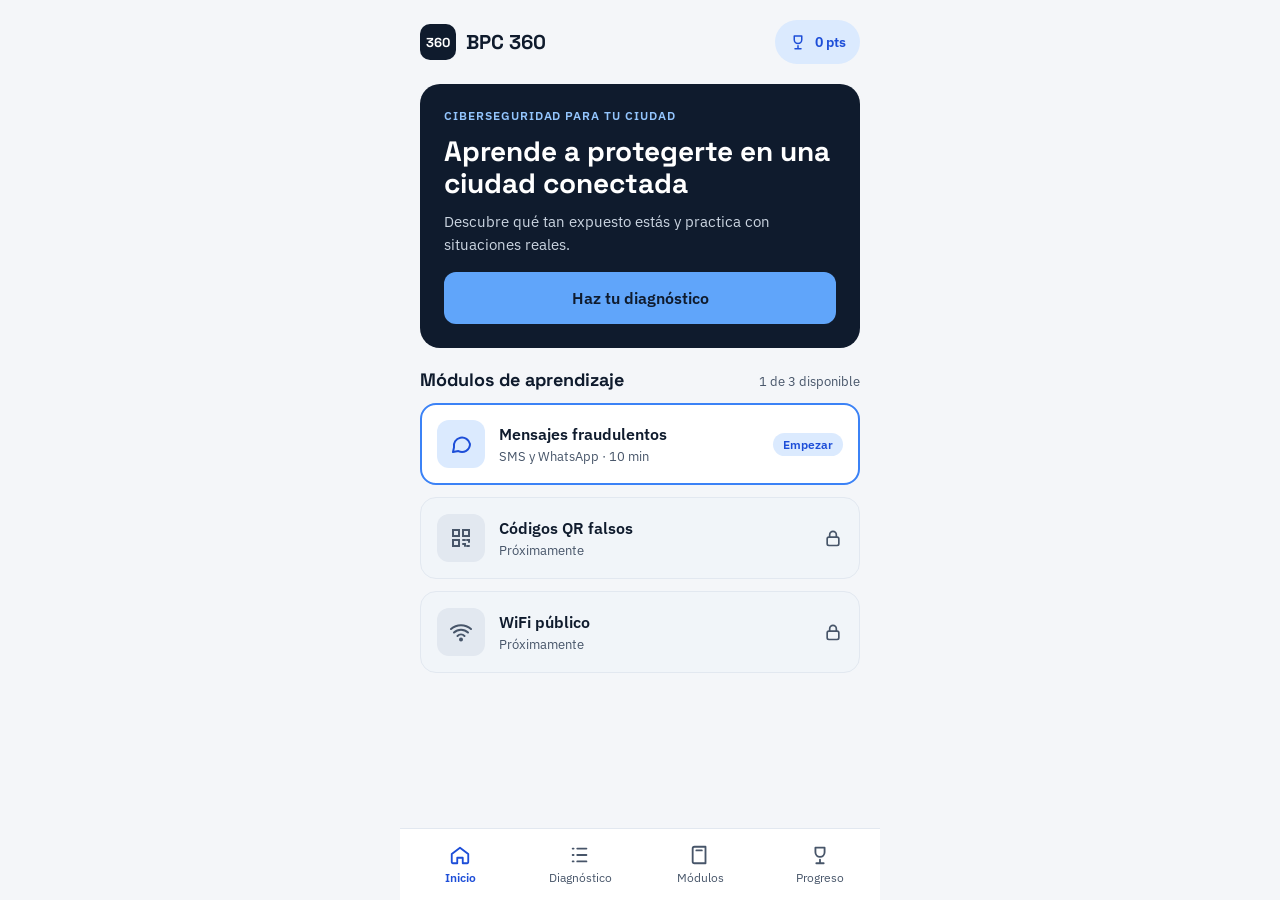
<file: index.html>
<!doctype html>
<html lang="es">
<head>
  <meta charset="utf-8">
  <meta name="viewport" content="width=device-width, initial-scale=1">
  <title>BPC 360 · Protégete en tu ciudad conectada</title>

  <link rel="preconnect" href="https://fonts.googleapis.com">
  <link rel="preconnect" href="https://fonts.gstatic.com" crossorigin>
  <link href="https://fonts.googleapis.com/css2?family=IBM+Plex+Sans:wght@400;500;600&amp;family=Space+Grotesk:wght@500;700&amp;display=swap" rel="stylesheet">

  <link rel="stylesheet" href="css/styles.css">
  <link rel="stylesheet" href="css/inicio.css">
</head>
<body>
  <div class="bpc-app">

    <header class="ini-header">
      <div class="ini-marca">
        <span class="ini-logo" aria-hidden="true">360</span>
        <span class="ini-marca__nombre">BPC 360</span>
      </div>

      <a class="ini-puntos" id="ini-puntos-enlace" href="progreso.html" aria-label="Ver mi progreso: 0 puntos">
        <svg width="18" height="18" viewBox="0 0 24 24" fill="none" stroke="currentColor" stroke-width="2" stroke-linecap="round" stroke-linejoin="round" aria-hidden="true"><path d="M8 21h8M12 17v4M7 4h10v5a5 5 0 0 1-10 0z"></path></svg>
        <span><span id="ini-puntos">0</span> pts</span>
      </a>
    </header>

    <main class="ini-main">

      <section class="ini-hero" aria-labelledby="ini-titulo">
        <p class="ini-hero__etiqueta">Ciberseguridad para tu ciudad</p>
        <h1 id="ini-titulo">Aprende a protegerte en una ciudad conectada</h1>
        <p class="ini-hero__texto">Descubre qué tan expuesto estás y practica con situaciones reales.</p>
        <a class="bpc-btn bpc-btn--acento" id="ini-cta" href="diagnostico.html">Haz tu diagnóstico</a>
        <p class="ini-hero__nivel" id="ini-nivel" hidden></p>
      </section>

      <section aria-labelledby="ini-modulos-titulo">
        <div class="ini-seccion__cabecera">
          <h2 id="ini-modulos-titulo">Módulos de aprendizaje</h2>
          <span>1 de 3 disponible</span>
        </div>

        <ul class="ini-modulos">
          <!-- Módulo disponible -->
          <li>
            <a class="ini-modulo ini-modulo--activo" id="ini-modulo-sms" href="modulo-sms.html">
              <span class="ini-modulo__icono" aria-hidden="true">
                <svg width="24" height="24" viewBox="0 0 24 24" fill="none" stroke="currentColor" stroke-width="2" stroke-linecap="round" stroke-linejoin="round"><path d="M21 12a8 8 0 0 1-11.6 7.1L4 20l1-4.6A8 8 0 1 1 21 12z"></path></svg>
              </span>
              <span class="ini-modulo__texto">
                <span class="ini-modulo__titulo">Mensajes fraudulentos</span>
                <span class="ini-modulo__meta">SMS y WhatsApp · 10 min</span>
              </span>
              <span class="ini-modulo__estado" id="ini-modulo-sms-estado">Empezar</span>
            </a>
          </li>

          <!-- Módulos bloqueados -->
          <li class="ini-modulo ini-modulo--bloqueado">
            <span class="ini-modulo__icono" aria-hidden="true">
              <svg width="24" height="24" viewBox="0 0 24 24" fill="none" stroke="currentColor" stroke-width="2" stroke-linecap="round"><path d="M4 4h6v6H4zM14 4h6v6h-6zM4 14h6v6H4zM14 14h2M18 14h2v2M14 18h2v2M18 20h2"></path></svg>
            </span>
            <span class="ini-modulo__texto">
              <span class="ini-modulo__titulo">Códigos QR falsos</span>
              <span class="ini-modulo__meta">Próximamente</span>
            </span>
            <svg class="ini-modulo__candado" width="20" height="20" viewBox="0 0 24 24" fill="none" stroke="currentColor" stroke-width="2" stroke-linecap="round" role="img" aria-label="Bloqueado"><rect x="5" y="11" width="14" height="10" rx="2"></rect><path d="M8 11V8a4 4 0 0 1 8 0v3"></path></svg>
          </li>

          <li class="ini-modulo ini-modulo--bloqueado">
            <span class="ini-modulo__icono" aria-hidden="true">
              <svg width="24" height="24" viewBox="0 0 24 24" fill="none" stroke="currentColor" stroke-width="2" stroke-linecap="round"><path d="M2 9a15 15 0 0 1 20 0M5 12.5a10 10 0 0 1 14 0M8.5 16a5 5 0 0 1 7 0"></path><circle cx="12" cy="19.5" r="1"></circle></svg>
            </span>
            <span class="ini-modulo__texto">
              <span class="ini-modulo__titulo">WiFi público</span>
              <span class="ini-modulo__meta">Próximamente</span>
            </span>
            <svg class="ini-modulo__candado" width="20" height="20" viewBox="0 0 24 24" fill="none" stroke="currentColor" stroke-width="2" stroke-linecap="round" role="img" aria-label="Bloqueado"><rect x="5" y="11" width="14" height="10" rx="2"></rect><path d="M8 11V8a4 4 0 0 1 8 0v3"></path></svg>
          </li>
        </ul>
      </section>

    </main>

    <nav class="bpc-nav" data-bpc-nav aria-label="Navegación principal"></nav>

  </div>

  <script src="js/storage.js"></script>
  <script src="js/nav.js"></script>
  <script src="js/inicio.js"></script>
</body>
</html>
</file>
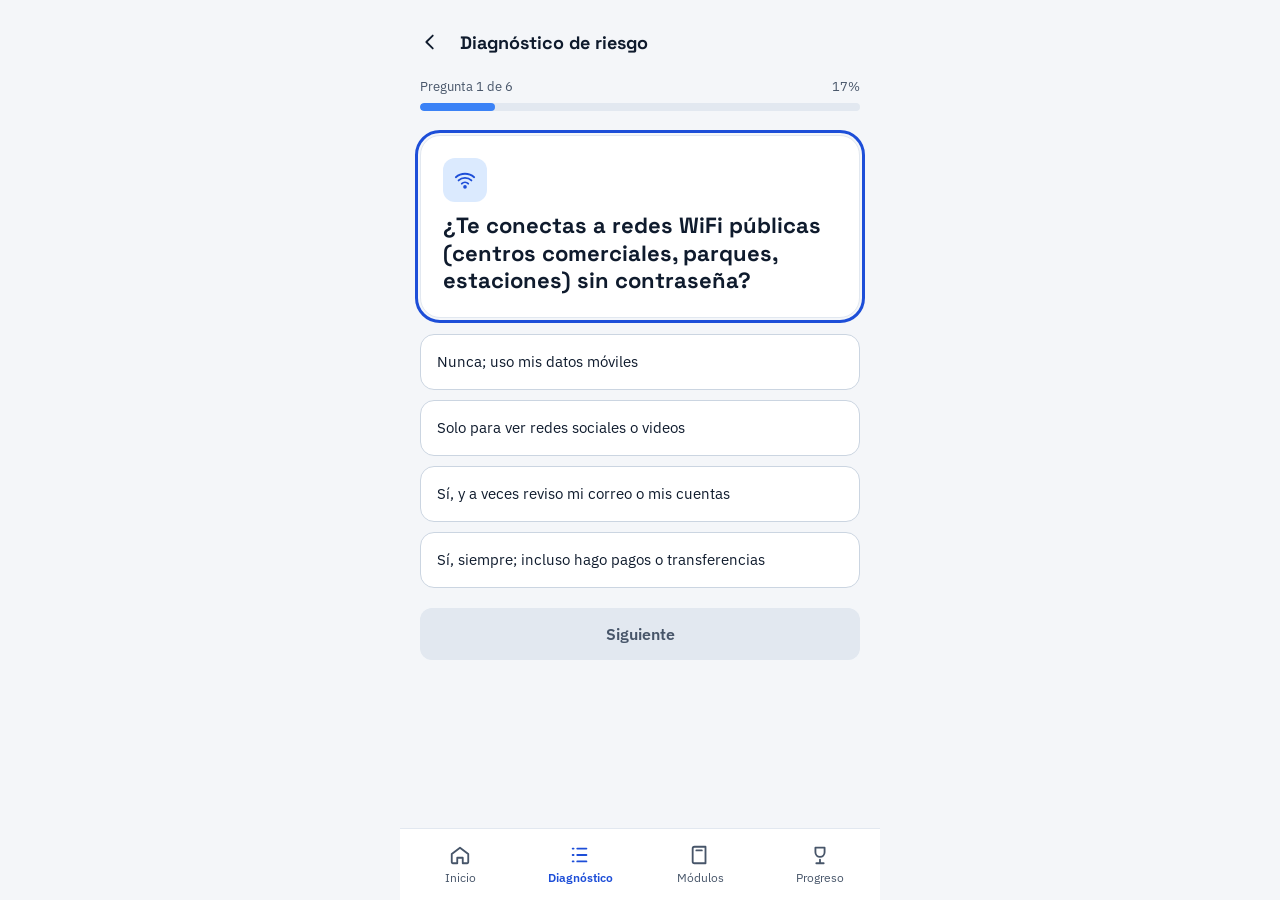
<file: diagnostico.html>
<!doctype html>
<html lang="es">
<head>
  <meta charset="utf-8">
  <meta name="viewport" content="width=device-width, initial-scale=1">
  <title>Diagnóstico de riesgo · BPC 360</title>

  <link rel="preconnect" href="https://fonts.googleapis.com">
  <link rel="preconnect" href="https://fonts.gstatic.com" crossorigin>
  <link href="https://fonts.googleapis.com/css2?family=IBM+Plex+Sans:wght@400;500;600&amp;family=Space+Grotesk:wght@500;700&amp;display=swap" rel="stylesheet">

  <!-- Estilos globales (los publica Andrés). Si aún no existe, la página funciona igual. -->
  <link rel="stylesheet" href="css/styles.css">
  <link rel="stylesheet" href="css/diagnostico.css">
</head>
<body>
  <div class="dx-app">

    <header class="dx-header">
      <div class="dx-header__fila">
        <a class="dx-volver" href="index.html" aria-label="Volver al inicio">
          <svg width="22" height="22" viewBox="0 0 24 24" fill="none" stroke="currentColor" stroke-width="2" stroke-linecap="round" stroke-linejoin="round" aria-hidden="true"><path d="M15 5l-7 7 7 7"></path></svg>
        </a>
        <span class="dx-header__titulo">Diagnóstico de riesgo</span>
      </div>

      <div id="dx-progreso" class="dx-progreso">
        <div class="dx-progreso__texto">
          <span id="dx-progreso-texto" aria-live="polite">Pregunta 1 de 6</span>
          <span id="dx-progreso-porcentaje">0%</span>
        </div>
        <div class="dx-barra" role="progressbar" aria-label="Avance del diagnóstico" aria-valuemin="0" aria-valuemax="100" aria-valuenow="0" id="dx-barra">
          <div class="dx-barra__relleno" id="dx-barra-relleno"></div>
        </div>
      </div>
    </header>

    <main class="dx-main">

      <!-- Vista 1: preguntas -->
      <form id="dx-vista-pregunta" class="dx-vista" novalidate>
        <fieldset class="dx-fieldset">
          <legend class="dx-pregunta" id="dx-pregunta" tabindex="-1">
            <span class="dx-pregunta__icono" id="dx-icono" aria-hidden="true"></span>
            <span class="dx-pregunta__texto" id="dx-pregunta-texto">Cargando preguntas…</span>
          </legend>
          <div class="dx-opciones" id="dx-opciones"></div>
        </fieldset>

        <p class="dx-error" id="dx-error" role="alert" hidden></p>

        <div class="dx-acciones">
          <button type="button" class="dx-btn dx-btn--secundario" id="dx-anterior" hidden>Anterior</button>
          <button type="submit" class="dx-btn dx-btn--primario" id="dx-siguiente" disabled>Siguiente</button>
        </div>
      </form>

      <!-- Vista 2: resultado -->
      <section id="dx-vista-resultado" class="dx-vista" hidden aria-labelledby="dx-resultado-titulo">
        <div class="dx-resultado" id="dx-resultado">
          <div class="dx-resultado__insignia" id="dx-resultado-insignia" aria-hidden="true"></div>
          <p class="dx-resultado__etiqueta">Tu nivel de riesgo</p>
          <h1 class="dx-resultado__titulo" id="dx-resultado-titulo" tabindex="-1">—</h1>
          <p class="dx-resultado__texto" id="dx-resultado-texto"></p>

          <div class="dx-escala" aria-hidden="true">
            <div class="dx-escala__relleno" id="dx-escala-relleno"></div>
          </div>
          <p class="dx-resultado__puntaje" id="dx-resultado-puntaje"></p>
        </div>

        <div class="dx-acciones dx-acciones--columna">
          <a class="dx-btn dx-btn--primario" href="modulo-sms.html">Empezar módulo SMS</a>
          <button type="button" class="dx-btn dx-btn--secundario" id="dx-repetir">Repetir diagnóstico</button>
        </div>
      </section>

    </main>

    <nav class="bpc-nav" data-bpc-nav aria-label="Navegación principal"></nav>

  </div>

  <script src="js/storage.js"></script>
  <script src="js/nav.js"></script>
  <script src="js/diagnostico.js"></script>
</body>
</html>
</file>
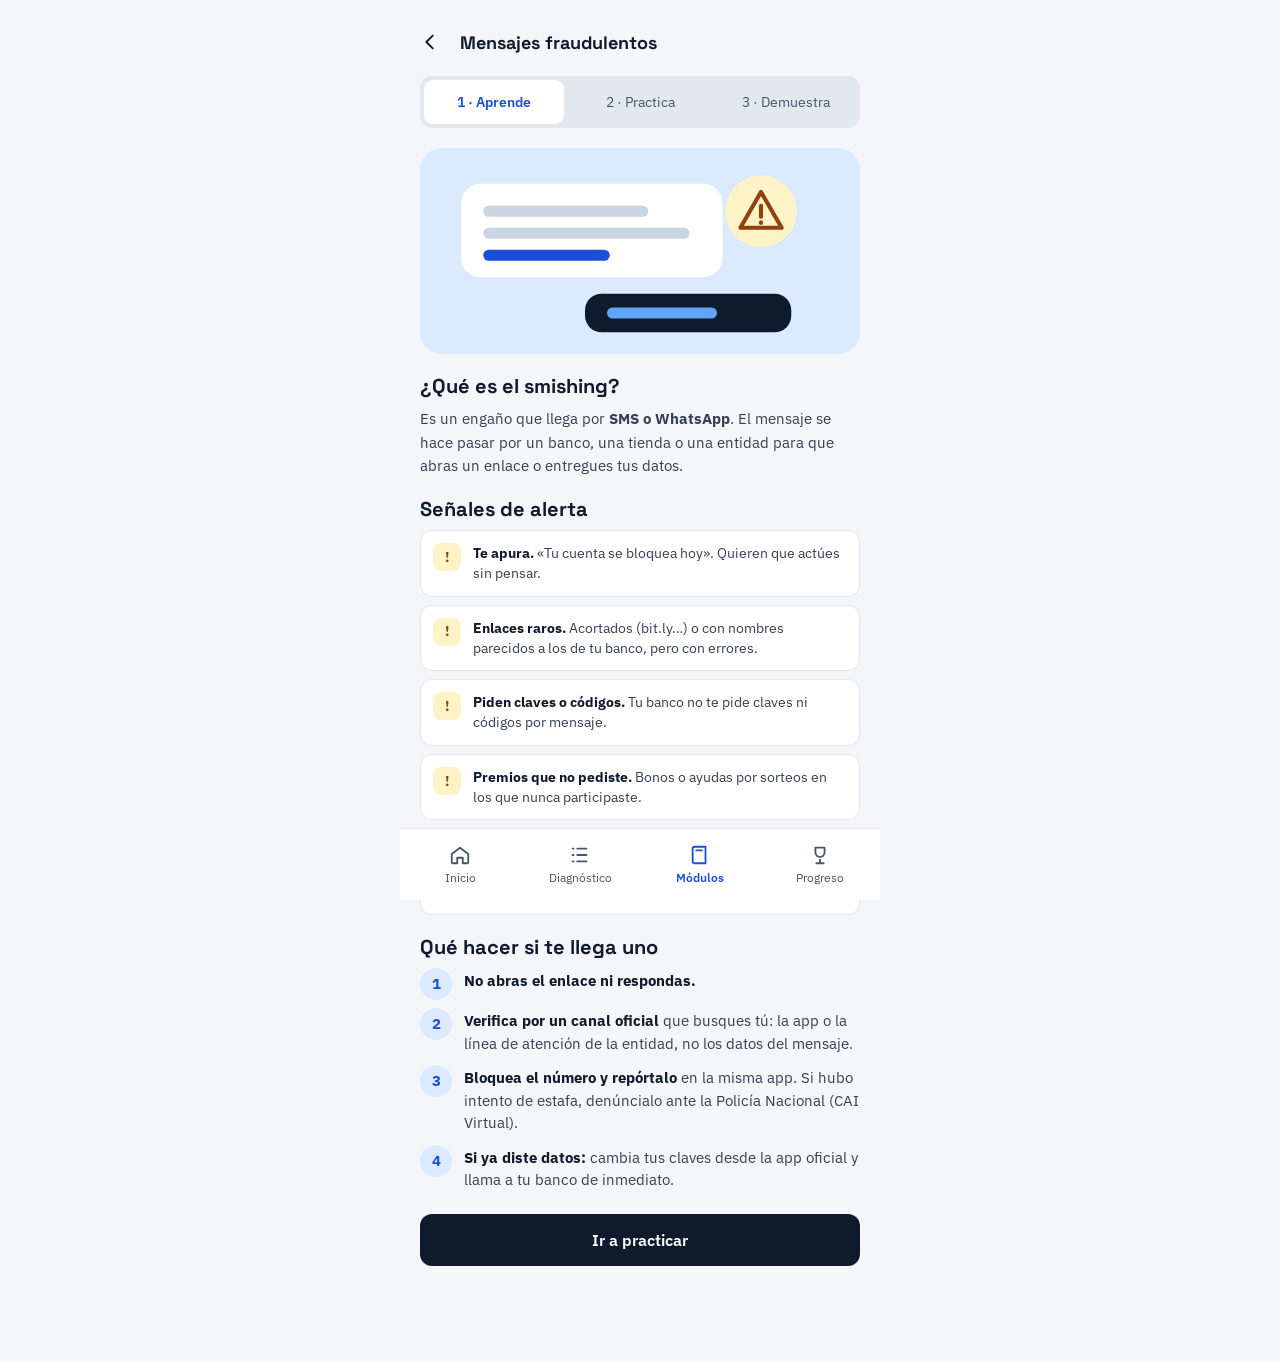
<file: modulo-sms.html>
<!doctype html>
<html lang="es">
<head>
  <meta charset="utf-8">
  <meta name="viewport" content="width=device-width, initial-scale=1">
  <title>Mensajes fraudulentos · BPC 360</title>

  <link rel="preconnect" href="https://fonts.googleapis.com">
  <link rel="preconnect" href="https://fonts.gstatic.com" crossorigin>
  <link href="https://fonts.googleapis.com/css2?family=IBM+Plex+Sans:wght@400;500;600&amp;family=Space+Grotesk:wght@500;700&amp;display=swap" rel="stylesheet">

  <link rel="stylesheet" href="css/styles.css">
  <link rel="stylesheet" href="css/modulo.css">
</head>
<body>
  <div class="bpc-app">

    <header class="bpc-pagina-header">
      <div class="bpc-pagina-header__fila">
        <a class="bpc-volver" href="index.html" aria-label="Volver al inicio">
          <svg width="22" height="22" viewBox="0 0 24 24" fill="none" stroke="currentColor" stroke-width="2" stroke-linecap="round" stroke-linejoin="round" aria-hidden="true"><path d="M15 5l-7 7 7 7"></path></svg>
        </a>
        <h1 class="bpc-pagina-header__titulo">Mensajes fraudulentos</h1>
      </div>

      <nav class="bpc-etapas" aria-label="Etapas del módulo">
        <button type="button" id="mod-tab-aprende" aria-current="step">1 · Aprende</button>
        <a href="simulacion.html">2 · Practica</a>
        <button type="button" id="mod-tab-demuestra">3 · Demuestra</button>
      </nav>
    </header>

    <main class="mod-main">

      <!-- ===================== 1 · APRENDE ===================== -->
      <section id="mod-aprende" class="mod-vista" aria-label="Aprende">

        <!-- Aquí puede ir el video corto del módulo en lugar de la ilustración -->
        <figure class="mod-ilustracion">
          <svg viewBox="0 0 320 150" role="img" aria-label="Ilustración de un mensaje sospechoso con un enlace y una alerta">
            <rect width="320" height="150" rx="16" fill="#DBEAFE"></rect>
            <rect x="30" y="26" width="190" height="68" rx="14" fill="#FFFFFF"></rect>
            <rect x="46" y="42" width="120" height="8" rx="4" fill="#CBD5E1"></rect>
            <rect x="46" y="58" width="150" height="8" rx="4" fill="#CBD5E1"></rect>
            <rect x="46" y="74" width="92" height="8" rx="4" fill="#1D4ED8"></rect>
            <circle cx="248" cy="46" r="26" fill="#FEF3C7"></circle>
            <path d="M248 32l15 26h-30z" fill="none" stroke="#92400E" stroke-width="3" stroke-linejoin="round"></path>
            <path d="M248 42v8M248 54v.5" stroke="#92400E" stroke-width="3" stroke-linecap="round"></path>
            <rect x="120" y="106" width="150" height="28" rx="12" fill="#0F1B2D"></rect>
            <rect x="136" y="116" width="80" height="8" rx="4" fill="#60A5FA"></rect>
          </svg>
        </figure>

        <div class="mod-bloque">
          <h2>¿Qué es el smishing?</h2>
          <p>Es un engaño que llega por <strong>SMS o WhatsApp</strong>. El mensaje se hace pasar por un banco, una tienda o una entidad para que abras un enlace o entregues tus datos.</p>
        </div>

        <div class="mod-bloque">
          <h2>Señales de alerta</h2>
          <ul class="mod-senales">
            <li>
              <span class="mod-senales__icono" aria-hidden="true">!</span>
              <span><strong>Te apura.</strong> «Tu cuenta se bloquea hoy». Quieren que actúes sin pensar.</span>
            </li>
            <li>
              <span class="mod-senales__icono" aria-hidden="true">!</span>
              <span><strong>Enlaces raros.</strong> Acortados (bit.ly…) o con nombres parecidos a los de tu banco, pero con errores.</span>
            </li>
            <li>
              <span class="mod-senales__icono" aria-hidden="true">!</span>
              <span><strong>Piden claves o códigos.</strong> Tu banco no te pide claves ni códigos por mensaje.</span>
            </li>
            <li>
              <span class="mod-senales__icono" aria-hidden="true">!</span>
              <span><strong>Premios que no pediste.</strong> Bonos o ayudas por sorteos en los que nunca participaste.</span>
            </li>
            <li>
              <span class="mod-senales__icono" aria-hidden="true">!</span>
              <span><strong>Remitente desconocido.</strong> Números nuevos, o alguien conocido que escribe desde «un número nuevo» pidiendo plata.</span>
            </li>
          </ul>
        </div>

        <div class="mod-bloque">
          <h2>Qué hacer si te llega uno</h2>
          <ol class="mod-pasos">
            <li><strong>No abras el enlace ni respondas.</strong></li>
            <li><strong>Verifica por un canal oficial</strong> que busques tú: la app o la línea de atención de la entidad, no los datos del mensaje.</li>
            <li><strong>Bloquea el número y repórtalo</strong> en la misma app. Si hubo intento de estafa, denúncialo ante la Policía Nacional (CAI Virtual).</li>
            <li><strong>Si ya diste datos:</strong> cambia tus claves desde la app oficial y llama a tu banco de inmediato.</li>
          </ol>
        </div>

        <a class="bpc-btn bpc-btn--primario" href="simulacion.html">Ir a practicar</a>
      </section>

      <!-- ===================== 3 · DEMUESTRA (quiz) ===================== -->
      <section id="mod-demuestra" class="mod-vista" aria-label="Demuestra" hidden>

        <!-- Preguntas -->
        <form id="mod-quiz-form" class="mod-quiz" novalidate>
          <div class="mod-quiz__progreso">
            <span id="mod-quiz-contador" aria-live="polite">Pregunta 1 de 3</span>
          </div>

          <fieldset class="mod-quiz__fieldset">
            <legend class="mod-quiz__pregunta" id="mod-quiz-pregunta" tabindex="-1">Cargando preguntas…</legend>
            <div class="mod-opciones" id="mod-quiz-opciones"></div>
          </fieldset>

          <div id="mod-quiz-feedback" class="mod-feedback" role="status" hidden></div>

          <p class="bpc-nota" id="mod-quiz-error" role="alert" hidden></p>

          <button type="submit" class="bpc-btn bpc-btn--primario" id="mod-quiz-boton" disabled>Comprobar</button>
        </form>

        <!-- Resultado -->
        <div id="mod-quiz-resultado" class="mod-resultado" hidden>
          <div class="bpc-card mod-resultado__caja">
            <h2 id="mod-resultado-titulo" tabindex="-1">Resultado del quiz</h2>
            <p class="mod-resultado__aciertos" id="mod-resultado-aciertos"></p>
            <p class="mod-resultado__puntos" id="mod-resultado-puntos"></p>
            <p class="mod-resultado__insignia" id="mod-resultado-insignia" hidden></p>
          </div>

          <a class="bpc-btn bpc-btn--primario" id="mod-resultado-progreso" href="progreso.html">Ver mi progreso</a>
          <a class="bpc-btn bpc-btn--secundario" id="mod-resultado-practica" href="simulacion.html" hidden>Ir a practicar</a>
          <button type="button" class="bpc-btn bpc-btn--secundario" id="mod-quiz-repetir">Repetir quiz</button>
        </div>
      </section>

    </main>

    <nav class="bpc-nav" data-bpc-nav aria-label="Navegación principal"></nav>

  </div>

  <script src="js/storage.js"></script>
  <script src="js/nav.js"></script>
  <script src="js/modulo.js"></script>
</body>
</html>
</file>
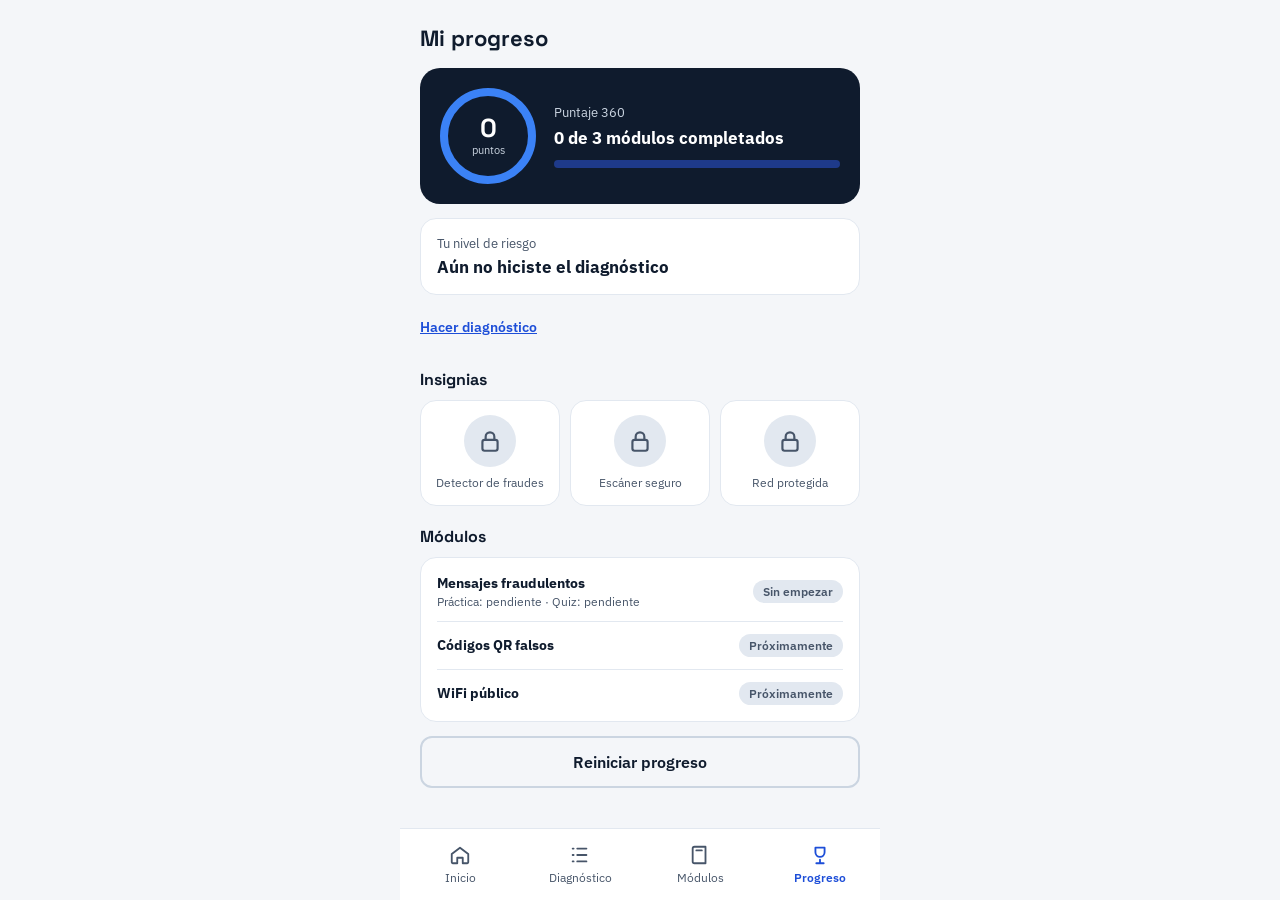
<file: progreso.html>
<!doctype html>
<html lang="es">
<head>
  <meta charset="utf-8">
  <meta name="viewport" content="width=device-width, initial-scale=1">
  <title>Mi progreso · BPC 360</title>

  <link rel="preconnect" href="https://fonts.googleapis.com">
  <link rel="preconnect" href="https://fonts.gstatic.com" crossorigin>
  <link href="https://fonts.googleapis.com/css2?family=IBM+Plex+Sans:wght@400;500;600&amp;family=Space+Grotesk:wght@500;700&amp;display=swap" rel="stylesheet">

  <link rel="stylesheet" href="css/styles.css">
  <link rel="stylesheet" href="css/progreso.css">
</head>
<body>
  <div class="bpc-app">

    <header class="pg-header">
      <h1 class="pg-header__titulo" id="pg-titulo" tabindex="-1">Mi progreso</h1>
    </header>

    <main class="pg-main">

      <!-- Puntaje y avance de módulos -->
      <section class="pg-resumen" aria-label="Resumen">
        <div class="pg-resumen__puntos">
          <strong id="pg-puntos">0</strong>
          <span>puntos</span>
        </div>
        <div class="pg-resumen__detalle">
          <span class="pg-resumen__etiqueta">Puntaje 360</span>
          <strong id="pg-modulos-texto">0 de 3 módulos completados</strong>
          <div class="pg-barra" id="pg-barra" role="progressbar" aria-label="Módulos completados" aria-valuemin="0" aria-valuemax="3" aria-valuenow="0">
            <div class="pg-barra__relleno" id="pg-barra-relleno"></div>
          </div>
        </div>
      </section>

      <!-- Nivel de riesgo -->
      <section class="pg-nivel" id="pg-nivel" aria-labelledby="pg-nivel-etiqueta">
        <div class="pg-nivel__texto">
          <span class="pg-nivel__etiqueta" id="pg-nivel-etiqueta">Tu nivel de riesgo</span>
          <span class="pg-nivel__valor" id="pg-nivel-valor">Aún no hiciste el diagnóstico</span>
        </div>
        <span class="pg-nivel__insignia" id="pg-nivel-icono" aria-hidden="true"></span>
      </section>
      <a class="pg-nivel__enlace" id="pg-nivel-enlace" href="diagnostico.html">Hacer diagnóstico</a>

      <!-- Insignias -->
      <section aria-labelledby="pg-insignias-titulo">
        <h2 class="pg-subtitulo" id="pg-insignias-titulo">Insignias</h2>
        <ul class="pg-insignias" id="pg-insignias"></ul>
      </section>

      <!-- Módulos -->
      <section aria-labelledby="pg-modulos-titulo">
        <h2 class="pg-subtitulo" id="pg-modulos-titulo">Módulos</h2>
        <ul class="pg-modulos" id="pg-modulos"></ul>
      </section>

      <!-- Reiniciar -->
      <p class="bpc-nota" id="pg-aviso" role="status" hidden>Tu progreso se reinició. ¡Puedes empezar de nuevo!</p>
      <button type="button" class="bpc-btn bpc-btn--secundario" id="pg-reiniciar">Reiniciar progreso</button>

    </main>

    <nav class="bpc-nav" data-bpc-nav aria-label="Navegación principal"></nav>

  </div>

  <!-- Confirmación para reiniciar -->
  <dialog class="pg-dialogo" id="pg-dialogo" aria-labelledby="pg-dialogo-titulo">
    <form method="dialog">
      <h2 id="pg-dialogo-titulo">¿Reiniciar tu progreso?</h2>
      <p>Se borrarán tus puntos, tus insignias y el resultado del diagnóstico. Esto no se puede deshacer.</p>
      <div class="pg-dialogo__botones">
        <button type="submit" class="bpc-btn bpc-btn--secundario" value="cancelar" id="pg-cancelar">Cancelar</button>
        <button type="submit" class="bpc-btn bpc-btn--primario" value="confirmar" id="pg-confirmar">Sí, reiniciar</button>
      </div>
    </form>
  </dialog>

  <script src="js/storage.js"></script>
  <script src="js/nav.js"></script>
  <script src="js/progreso.js"></script>
</body>
</html>
</file>
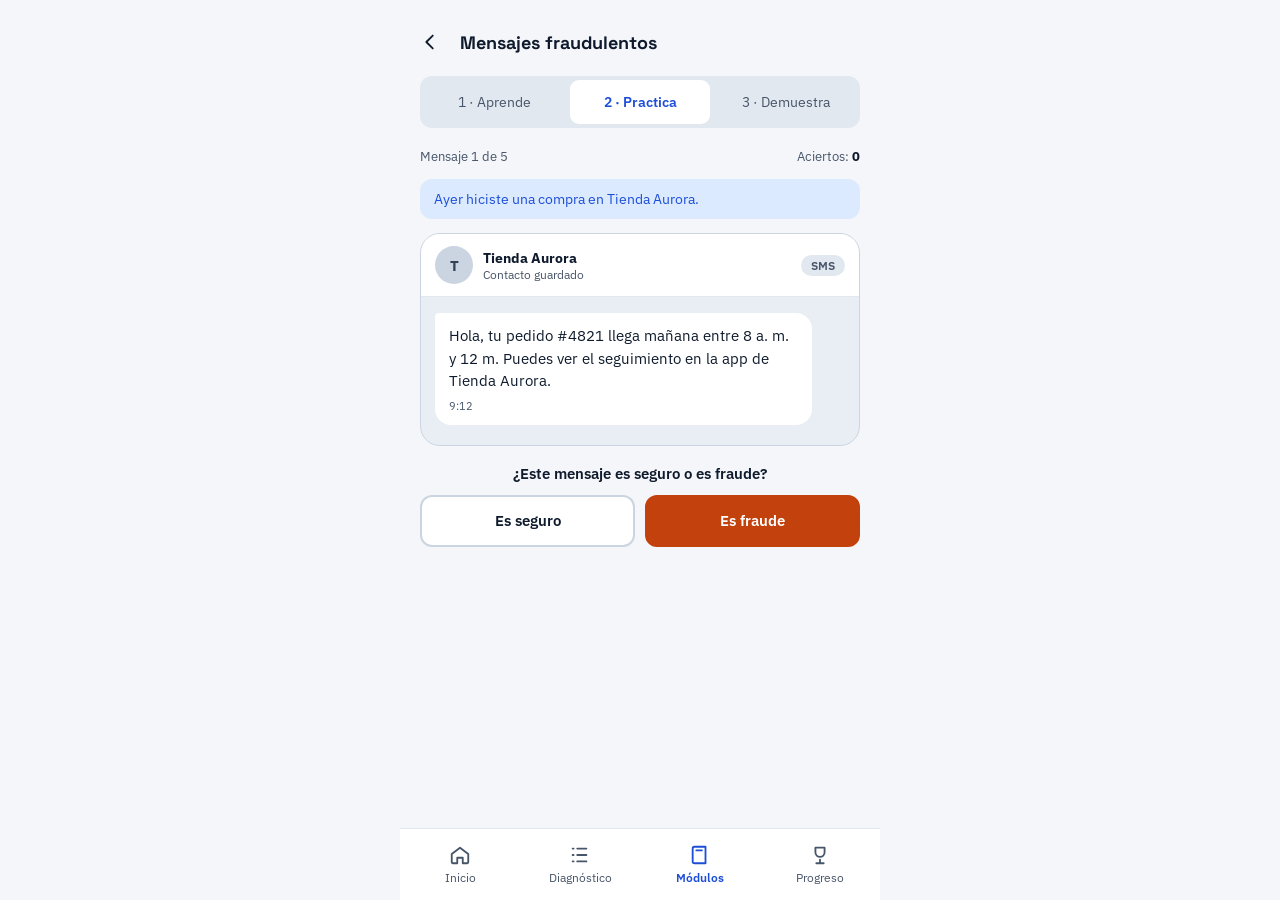
<file: simulacion.html>
<!doctype html>
<html lang="es">
<head>
  <meta charset="utf-8">
  <meta name="viewport" content="width=device-width, initial-scale=1">
  <title>Practica · Mensajes fraudulentos · BPC 360</title>

  <link rel="preconnect" href="https://fonts.googleapis.com">
  <link rel="preconnect" href="https://fonts.gstatic.com" crossorigin>
  <link href="https://fonts.googleapis.com/css2?family=IBM+Plex+Sans:wght@400;500;600&amp;family=Space+Grotesk:wght@500;700&amp;display=swap" rel="stylesheet">

  <link rel="stylesheet" href="css/styles.css">
  <link rel="stylesheet" href="css/simulacion.css">
</head>
<body>
  <div class="bpc-app">

    <header class="bpc-pagina-header">
      <div class="bpc-pagina-header__fila">
        <a class="bpc-volver" href="modulo-sms.html" aria-label="Volver al módulo">
          <svg width="22" height="22" viewBox="0 0 24 24" fill="none" stroke="currentColor" stroke-width="2" stroke-linecap="round" stroke-linejoin="round" aria-hidden="true"><path d="M15 5l-7 7 7 7"></path></svg>
        </a>
        <h1 class="bpc-pagina-header__titulo">Mensajes fraudulentos</h1>
      </div>

      <nav class="bpc-etapas" aria-label="Etapas del módulo">
        <a href="modulo-sms.html">1 · Aprende</a>
        <a href="simulacion.html" aria-current="step">2 · Practica</a>
        <a href="modulo-sms.html#demuestra">3 · Demuestra</a>
      </nav>
    </header>

    <main class="sim-main">

      <!-- ===================== Práctica ===================== -->
      <section id="sim-practica" class="sim-vista" aria-label="Práctica">

        <div class="sim-estado">
          <span id="sim-contador" aria-live="polite">Mensaje 1 de 5</span>
          <span>Aciertos: <strong id="sim-aciertos">0</strong></span>
        </div>

        <p class="sim-contexto" id="sim-contexto" hidden></p>

        <!-- Chat simulado -->
        <section class="sim-chat" aria-label="Mensaje recibido">
          <div class="sim-chat__cabecera">
            <span class="sim-chat__avatar" id="sim-avatar" aria-hidden="true">?</span>
            <span class="sim-chat__contacto">
              <strong id="sim-remitente">—</strong>
              <span id="sim-detalle"></span>
            </span>
            <span class="sim-chat__canal" id="sim-canal">SMS</span>
          </div>
          <div class="sim-chat__cuerpo">
            <div class="sim-burbuja">
              <p class="sim-burbuja__texto" id="sim-texto">Cargando mensaje…</p>
              <span class="sim-burbuja__hora" id="sim-hora"></span>
            </div>
          </div>
        </section>

        <!-- Decisión -->
        <div id="sim-decision" class="sim-decision">
          <p class="sim-decision__pregunta">¿Este mensaje es seguro o es fraude?</p>
          <div class="sim-decision__botones">
            <button type="button" class="sim-btn sim-btn--seguro" id="sim-btn-seguro" disabled>Es seguro</button>
            <button type="button" class="sim-btn sim-btn--fraude" id="sim-btn-fraude" disabled>Es fraude</button>
          </div>
        </div>

        <p class="bpc-nota" id="sim-error" role="alert" hidden></p>

        <!-- Retroalimentación -->
        <div id="sim-feedback" class="sim-feedback" role="status" hidden>
          <div class="sim-feedback__titulo">
            <span id="sim-feedback-icono" aria-hidden="true"></span>
            <span id="sim-feedback-veredicto"></span>
          </div>
          <p class="sim-feedback__era" id="sim-feedback-era"></p>
          <p class="sim-feedback__texto" id="sim-feedback-texto"></p>
          <p class="sim-feedback__subtitulo" id="sim-feedback-subtitulo" hidden>Señales (resaltadas en el mensaje):</p>
          <ul class="sim-feedback__senales" id="sim-feedback-senales" hidden></ul>
        </div>

        <button type="button" class="bpc-btn bpc-btn--primario" id="sim-siguiente" hidden>Siguiente mensaje</button>
      </section>

      <!-- ===================== Resultado ===================== -->
      <section id="sim-resultado" class="sim-vista" aria-labelledby="sim-resultado-titulo" hidden>
        <div class="bpc-card sim-resultado__caja">
          <h2 id="sim-resultado-titulo" tabindex="-1">Resumen de tu práctica</h2>
          <p class="sim-resultado__aciertos" id="sim-resultado-aciertos"></p>
          <p class="sim-resultado__puntos" id="sim-resultado-puntos"></p>
          <p class="sim-resultado__insignia" id="sim-resultado-insignia" hidden></p>
        </div>

        <ul class="sim-repaso" id="sim-repaso" aria-label="Tus respuestas"></ul>

        <a class="bpc-btn bpc-btn--primario" id="sim-ir-quiz" href="modulo-sms.html#demuestra">Ir al quiz</a>
        <a class="bpc-btn bpc-btn--primario" id="sim-ir-progreso" href="progreso.html" hidden>Ver mi progreso</a>
        <button type="button" class="bpc-btn bpc-btn--secundario" id="sim-repetir">Repetir práctica</button>
      </section>

    </main>

    <nav class="bpc-nav" data-bpc-nav aria-label="Navegación principal"></nav>

  </div>

  <script src="js/storage.js"></script>
  <script src="js/nav.js"></script>
  <script src="js/simulacion.js"></script>
</body>
</html>
</file>
<file: css/styles.css>
/* ==========================================================
   BPC 360 · Estilos globales (Andrés)

   Este archivo lo cargan TODAS las páginas, antes de su CSS propio:
     <link rel="stylesheet" href="css/styles.css">
     <link rel="stylesheet" href="css/<tu-seccion>.css">

   Reglas del equipo
   - Los colores, fuentes y radios se usan SIEMPRE con var(--nombre).
     Nadie escribe colores sueltos para cosas que ya existen aquí.
   - Las clases globales empiezan con "bpc-". Las de cada sección
     tienen su propio prefijo (dx- diagnóstico, ini- inicio, ...).
   - Las fuentes (Google Fonts) se cargan con un <link> en el <head>
     de cada HTML, no con @import aquí.
   ========================================================== */

/* ---------- 1. Variables (design tokens) ---------- */

:root {
  /* Base */
  --color-fondo: #F4F6F9;
  --color-superficie: #FFFFFF;
  --color-texto: #0F1B2D;
  --color-texto-suave: #475569;
  --color-borde: #CBD5E1;
  --color-borde-suave: #E2E8F0;
  --color-oscuro: #0F1B2D;

  /* Azul de marca */
  --color-primario: #3B82F6;
  --color-primario-fuerte: #1D4ED8;
  --color-primario-claro: #DBEAFE;
  --color-seleccion: #EFF6FF;
  --color-acento-sobre-oscuro: #60A5FA;

  /* Niveles de riesgo (siempre con icono y texto, no solo color) */
  --color-bajo-fondo: #DCFCE7;
  --color-bajo-texto: #166534;
  --color-medio-fondo: #FEF3C7;
  --color-medio-texto: #92400E;
  --color-alto-fondo: #FEE2E2;
  --color-alto-texto: #991B1B;

  /* Avisos / notas */
  --color-aviso-fondo: #FFF7ED;
  --color-aviso-borde: #FDBA74;
  --color-aviso-texto: #7C2D12;

  /* Tipografía */
  --fuente-texto: 'IBM Plex Sans', system-ui, sans-serif;
  --fuente-titulos: 'Space Grotesk', system-ui, sans-serif;

  /* Formas */
  --radio-sm: 12px;
  --radio-md: 16px;
  --radio-lg: 20px;

  /* Medidas */
  --ancho-app: 480px;
  --alto-nav: 72px;
}

/* ---------- 2. Base ---------- */

*, *::before, *::after { box-sizing: border-box; }

body {
  margin: 0;
  background: var(--color-fondo);
  color: var(--color-texto);
  font-family: var(--fuente-texto);
  -webkit-text-size-adjust: 100%;
}

h1, h2, h3 { font-family: var(--fuente-titulos); }

[hidden] { display: none !important; }

:focus-visible {
  outline: 3px solid var(--color-primario-fuerte);
  outline-offset: 2px;
}

/* Texto solo para lectores de pantalla */
.bpc-sr-only {
  position: absolute;
  width: 1px;
  height: 1px;
  margin: -1px;
  padding: 0;
  overflow: hidden;
  clip: rect(0 0 0 0);
  white-space: nowrap;
  border: 0;
}

/* ---------- 3. Estructura de página ----------
   <div class="bpc-app">
     <header>…</header>
     <main>…</main>
     <nav class="bpc-nav" data-bpc-nav aria-label="Navegación principal"></nav>
   </div>
   ---------------------------------------------- */

.bpc-app {
  max-width: var(--ancho-app);
  min-height: 100vh;
  min-height: 100dvh;
  margin: 0 auto;
  display: flex;
  flex-direction: column;
  background: var(--color-fondo);
}

/* ---------- 4. Botones ----------
   <a class="bpc-btn bpc-btn--primario">…</a>  (también sirve en <button>)
   ---------------------------------------- */

.bpc-btn {
  min-height: 52px;
  padding: 0 20px;
  display: flex;
  align-items: center;
  justify-content: center;
  font: inherit;
  font-size: 16px;
  font-weight: 600;
  text-decoration: none;
  border-radius: var(--radio-sm);
  border: 2px solid transparent;
  cursor: pointer;
}

.bpc-btn--primario {
  background: var(--color-oscuro);
  color: #FFFFFF;
}

.bpc-btn--secundario {
  background: transparent;
  color: var(--color-texto);
  border-color: var(--color-borde);
}

/* Para usar sobre fondos oscuros (por ejemplo el hero de inicio) */
.bpc-btn--acento {
  background: var(--color-acento-sobre-oscuro);
  color: var(--color-oscuro);
}

.bpc-btn:disabled {
  background: var(--color-borde-suave);
  color: var(--color-texto-suave);
  cursor: not-allowed;
}

/* ---------- 5. Tarjeta y nota ---------- */

.bpc-card {
  background: var(--color-superficie);
  border: 1px solid var(--color-borde-suave);
  border-radius: var(--radio-lg);
  padding: 20px;
}

.bpc-nota {
  margin: 0;
  padding: 12px 14px;
  font-size: 14px;
  line-height: 1.45;
  color: var(--color-aviso-texto);
  background: var(--color-aviso-fondo);
  border: 1px solid var(--color-aviso-borde);
  border-radius: var(--radio-md);
}

/* ---------- 6. Menú inferior (lo dibuja js/nav.js) ---------- */

.bpc-nav {
  position: sticky;
  bottom: 0;
  height: var(--alto-nav);
  display: grid;
  grid-template-columns: repeat(4, minmax(0, 1fr));
  background: var(--color-superficie);
  border-top: 1px solid var(--color-borde-suave);
}

.bpc-nav a {
  display: flex;
  flex-direction: column;
  align-items: center;
  justify-content: center;
  gap: 4px;
  font-size: 12px;
  color: var(--color-texto-suave);
  text-decoration: none;
}

.bpc-nav a[aria-current="page"] {
  color: var(--color-primario-fuerte);
  font-weight: 600;
}

.bpc-nav a:focus-visible { outline-offset: -3px; }

@media (prefers-reduced-motion: reduce) {
  * { transition: none !important; animation: none !important; }
}
/* ==========================================================
   BPC 360 · Estilos globales (Andrés)

   Este archivo lo cargan TODAS las páginas, antes de su CSS propio:
     <link rel="stylesheet" href="css/styles.css">
     <link rel="stylesheet" href="css/<tu-seccion>.css">

   Reglas del equipo
   - Los colores, fuentes y radios se usan SIEMPRE con var(--nombre).
     Nadie escribe colores sueltos para cosas que ya existen aquí.
   - Las clases globales empiezan con "bpc-". Las de cada sección
     tienen su propio prefijo (dx- diagnóstico, ini- inicio, ...).
   - Las fuentes (Google Fonts) se cargan con un <link> en el <head>
     de cada HTML, no con @import aquí.
   ========================================================== */

/* ---------- 1. Variables (design tokens) ---------- */

:root {
  /* Base */
  --color-fondo: #F4F6F9;
  --color-superficie: #FFFFFF;
  --color-texto: #0F1B2D;
  --color-texto-suave: #475569;
  --color-borde: #CBD5E1;
  --color-borde-suave: #E2E8F0;
  --color-oscuro: #0F1B2D;

  /* Azul de marca */
  --color-primario: #3B82F6;
  --color-primario-fuerte: #1D4ED8;
  --color-primario-claro: #DBEAFE;
  --color-seleccion: #EFF6FF;
  --color-acento-sobre-oscuro: #60A5FA;

  /* Niveles de riesgo (siempre con icono y texto, no solo color) */
  --color-bajo-fondo: #DCFCE7;
  --color-bajo-texto: #166534;
  --color-medio-fondo: #FEF3C7;
  --color-medio-texto: #92400E;
  --color-alto-fondo: #FEE2E2;
  --color-alto-texto: #991B1B;

  /* Avisos / notas */
  --color-aviso-fondo: #FFF7ED;
  --color-aviso-borde: #FDBA74;
  --color-aviso-texto: #7C2D12;

  /* Tipografía */
  --fuente-texto: 'IBM Plex Sans', system-ui, sans-serif;
  --fuente-titulos: 'Space Grotesk', system-ui, sans-serif;

  /* Formas */
  --radio-sm: 12px;
  --radio-md: 16px;
  --radio-lg: 20px;

  /* Medidas */
  --ancho-app: 480px;
  --alto-nav: 72px;
}

/* ---------- 2. Base ---------- */

*, *::before, *::after { box-sizing: border-box; }

body {
  margin: 0;
  background: var(--color-fondo);
  color: var(--color-texto);
  font-family: var(--fuente-texto);
  -webkit-text-size-adjust: 100%;
}

h1, h2, h3 { font-family: var(--fuente-titulos); }

[hidden] { display: none !important; }

:focus-visible {
  outline: 3px solid var(--color-primario-fuerte);
  outline-offset: 2px;
}

/* Texto solo para lectores de pantalla */
.bpc-sr-only {
  position: absolute;
  width: 1px;
  height: 1px;
  margin: -1px;
  padding: 0;
  overflow: hidden;
  clip: rect(0 0 0 0);
  white-space: nowrap;
  border: 0;
}

/* ---------- 3. Estructura de página ----------
   <div class="bpc-app">
     <header>…</header>
     <main>…</main>
     <nav class="bpc-nav" data-bpc-nav aria-label="Navegación principal"></nav>
   </div>
   ---------------------------------------------- */

.bpc-app {
  max-width: var(--ancho-app);
  min-height: 100vh;
  min-height: 100dvh;
  margin: 0 auto;
  display: flex;
  flex-direction: column;
  background: var(--color-fondo);
}

/* ---------- 4. Botones ----------
   <a class="bpc-btn bpc-btn--primario">…</a>  (también sirve en <button>)
   ---------------------------------------- */

.bpc-btn {
  min-height: 52px;
  padding: 0 20px;
  display: flex;
  align-items: center;
  justify-content: center;
  font: inherit;
  font-size: 16px;
  font-weight: 600;
  text-decoration: none;
  border-radius: var(--radio-sm);
  border: 2px solid transparent;
  cursor: pointer;
}

.bpc-btn--primario {
  background: var(--color-oscuro);
  color: #FFFFFF;
}

.bpc-btn--secundario {
  background: transparent;
  color: var(--color-texto);
  border-color: var(--color-borde);
}

/* Para usar sobre fondos oscuros (por ejemplo el hero de inicio) */
.bpc-btn--acento {
  background: var(--color-acento-sobre-oscuro);
  color: var(--color-oscuro);
}

.bpc-btn:disabled {
  background: var(--color-borde-suave);
  color: var(--color-texto-suave);
  cursor: not-allowed;
}

/* ---------- 5. Tarjeta y nota ---------- */

.bpc-card {
  background: var(--color-superficie);
  border: 1px solid var(--color-borde-suave);
  border-radius: var(--radio-lg);
  padding: 20px;
}

.bpc-nota {
  margin: 0;
  padding: 12px 14px;
  font-size: 14px;
  line-height: 1.45;
  color: var(--color-aviso-texto);
  background: var(--color-aviso-fondo);
  border: 1px solid var(--color-aviso-borde);
  border-radius: var(--radio-md);
}

/* ---------- 6. Menú inferior (lo dibuja js/nav.js) ---------- */

.bpc-nav {
  position: sticky;
  bottom: 0;
  height: var(--alto-nav);
  display: grid;
  grid-template-columns: repeat(4, minmax(0, 1fr));
  background: var(--color-superficie);
  border-top: 1px solid var(--color-borde-suave);
}

.bpc-nav a {
  display: flex;
  flex-direction: column;
  align-items: center;
  justify-content: center;
  gap: 4px;
  font-size: 12px;
  color: var(--color-texto-suave);
  text-decoration: none;
}

.bpc-nav a[aria-current="page"] {
  color: var(--color-primario-fuerte);
  font-weight: 600;
}

.bpc-nav a:focus-visible { outline-offset: -3px; }

/* ---------- 7. Encabezado de página interna y etapas del módulo ----------
   <header class="bpc-pagina-header">
     <div class="bpc-pagina-header__fila">
       <a class="bpc-volver" href="…" aria-label="Volver">…</a>
       <h1 class="bpc-pagina-header__titulo">Título</h1>
     </div>
     <nav class="bpc-etapas" aria-label="Etapas del módulo">
       <a href="…">1 · Aprende</a>
       <a href="…" aria-current="step">2 · Practica</a>
       <a href="…">3 · Demuestra</a>
     </nav>
   </header>
   (las etapas pueden ser <a> o <button>; la actual lleva aria-current="step")
   ------------------------------------------------------------------- */

.bpc-pagina-header {
  padding: 20px 20px 8px;
  display: flex;
  flex-direction: column;
  gap: 12px;
}

.bpc-pagina-header__fila {
  display: flex;
  align-items: center;
  gap: 8px;
}

.bpc-volver {
  width: 44px;
  height: 44px;
  margin-left: -12px;
  display: flex;
  align-items: center;
  justify-content: center;
  color: var(--color-texto);
  border-radius: var(--radio-sm);
}

.bpc-pagina-header__titulo {
  margin: 0;
  font-weight: 700;
  font-size: 18px;
}

.bpc-etapas {
  display: grid;
  grid-template-columns: repeat(3, minmax(0, 1fr));
  gap: 6px;
  padding: 4px;
  background: var(--color-borde-suave);
  border-radius: var(--radio-sm);
}

.bpc-etapas a,
.bpc-etapas button {
  min-height: 44px;
  padding: 0 4px;
  display: flex;
  align-items: center;
  justify-content: center;
  font: inherit;
  font-size: 14px;
  color: var(--color-texto-suave);
  text-align: center;
  text-decoration: none;
  background: transparent;
  border: 0;
  border-radius: 9px;
  cursor: pointer;
}

.bpc-etapas [aria-current="step"] {
  background: var(--color-superficie);
  color: var(--color-primario-fuerte);
  font-weight: 600;
}

@media (prefers-reduced-motion: reduce) {
  * { transition: none !important; animation: none !important; }
}
</file>
<file: css/inicio.css>
/* ==========================================================
   BPC 360 · Pantalla de inicio (Andrés)
   Clases con prefijo "ini-". Los colores y medidas vienen de
   las variables de css/styles.css.
   ========================================================== */

/* ---------- Encabezado ---------- */

.ini-header {
  padding: 20px 20px 12px;
  display: flex;
  align-items: center;
  justify-content: space-between;
  gap: 12px;
}

.ini-marca {
  display: flex;
  align-items: center;
  gap: 10px;
}

.ini-logo {
  width: 36px;
  height: 36px;
  border-radius: 10px;
  background: var(--color-oscuro);
  color: #FFFFFF;
  font-family: var(--fuente-titulos);
  font-weight: 700;
  font-size: 13px;
  display: flex;
  align-items: center;
  justify-content: center;
}

.ini-marca__nombre {
  font-family: var(--fuente-titulos);
  font-weight: 700;
  font-size: 20px;
}

.ini-puntos {
  min-height: 44px;
  padding: 0 14px;
  display: inline-flex;
  align-items: center;
  gap: 8px;
  font-size: 14px;
  font-weight: 600;
  color: var(--color-primario-fuerte);
  background: var(--color-primario-claro);
  border-radius: 999px;
  text-decoration: none;
}

/* ---------- Contenido ---------- */

.ini-main {
  flex: 1;
  padding: 8px 20px 24px;
  display: flex;
  flex-direction: column;
  gap: 20px;
}

/* ---------- Hero ---------- */

.ini-hero {
  padding: 24px;
  display: flex;
  flex-direction: column;
  gap: 12px;
  background: var(--color-oscuro);
  color: #FFFFFF;
  border-radius: var(--radio-lg);
}

.ini-hero__etiqueta {
  margin: 0;
  font-size: 12px;
  font-weight: 600;
  letter-spacing: 0.08em;
  text-transform: uppercase;
  color: #93C5FD;
}

.ini-hero h1 {
  margin: 0;
  font-size: 28px;
  line-height: 1.15;
}

.ini-hero__texto {
  margin: 0;
  font-size: 15px;
  line-height: 1.5;
  color: #CBD5E1;
}

.ini-hero .bpc-btn { margin-top: 4px; }

.ini-hero__nivel {
  margin: 0;
  font-size: 14px;
  color: #E2E8F0;
}

/* ---------- Módulos ---------- */

.ini-seccion__cabecera {
  display: flex;
  justify-content: space-between;
  align-items: baseline;
  gap: 12px;
  margin-bottom: 12px;
}

.ini-seccion__cabecera h2 {
  margin: 0;
  font-size: 18px;
}

.ini-seccion__cabecera span {
  font-size: 13px;
  color: var(--color-texto-suave);
}

.ini-modulos {
  margin: 0;
  padding: 0;
  list-style: none;
  display: flex;
  flex-direction: column;
  gap: 12px;
}

.ini-modulo {
  padding: 16px;
  display: flex;
  align-items: center;
  gap: 14px;
  color: var(--color-texto);
  text-decoration: none;
  background: var(--color-superficie);
  border: 1px solid var(--color-borde-suave);
  border-radius: var(--radio-md);
}

.ini-modulo__icono {
  width: 48px;
  height: 48px;
  flex: none;
  border-radius: var(--radio-sm);
  background: var(--color-primario-claro);
  color: var(--color-primario-fuerte);
  display: flex;
  align-items: center;
  justify-content: center;
}

.ini-modulo__texto {
  flex: 1;
  min-width: 0;
  display: flex;
  flex-direction: column;
  gap: 4px;
}

.ini-modulo__titulo {
  font-size: 16px;
  font-weight: 600;
}

.ini-modulo__meta {
  font-size: 13px;
  color: var(--color-texto-suave);
}

.ini-modulo__estado {
  flex: none;
  padding: 4px 10px;
  font-size: 12px;
  font-weight: 600;
  color: var(--color-primario-fuerte);
  background: var(--color-primario-claro);
  border-radius: 999px;
}

/* Módulo disponible */
.ini-modulo--activo {
  border: 2px solid var(--color-primario);
  padding: 15px;
}

/* Módulo ya completado */
.ini-modulo--completado .ini-modulo__estado {
  color: var(--color-bajo-texto);
  background: var(--color-bajo-fondo);
}

/* Módulo bloqueado: sin opacidad para no perder contraste del texto */
.ini-modulo--bloqueado {
  background: #F1F5F9;
}

.ini-modulo--bloqueado .ini-modulo__icono {
  background: var(--color-borde-suave);
  color: var(--color-texto-suave);
}

.ini-modulo--bloqueado .ini-modulo__candado {
  flex: none;
  color: var(--color-texto-suave);
}
</file>
<file: css/diagnostico.css>
/* ==========================================================
   BPC 360 · Diagnóstico de riesgo (Sofía)
   Todas las clases empiezan con "dx-" para no chocar con las
   de otras secciones.

   COLORES: abajo se definen variables locales (--dx-*) que
   toman el valor de las variables globales de css/styles.css
   si existen (por ejemplo --color-primario). Si no existen,
   usan el valor de respaldo. Cuando Andrés publique styles.css,
   hay que alinear los nombres de las variables con él.
   ========================================================== */

:root {
  --dx-fondo: var(--color-fondo, #F4F6F9);
  --dx-superficie: var(--color-superficie, #FFFFFF);
  --dx-texto: var(--color-texto, #0F1B2D);
  --dx-texto-suave: var(--color-texto-suave, #475569);
  --dx-borde: var(--color-borde, #CBD5E1);
  --dx-borde-suave: var(--color-borde-suave, #E2E8F0);
  --dx-oscuro: var(--color-oscuro, #0F1B2D);
  --dx-primario: var(--color-primario, #3B82F6);
  --dx-primario-fuerte: var(--color-primario-fuerte, #1D4ED8);
  --dx-primario-claro: var(--color-primario-claro, #DBEAFE);
  --dx-seleccion: var(--color-seleccion, #EFF6FF);

  --dx-fuente-texto: var(--fuente-texto, 'IBM Plex Sans', system-ui, sans-serif);
  --dx-fuente-titulos: var(--fuente-titulos, 'Space Grotesk', system-ui, sans-serif);
}

* { box-sizing: border-box; }

body {
  margin: 0;
  background: var(--dx-fondo);
  color: var(--dx-texto);
  font-family: var(--dx-fuente-texto);
}

[hidden] { display: none !important; }

.dx-app {
  max-width: 480px;
  min-height: 100vh;
  min-height: 100dvh;
  margin: 0 auto;
  display: flex;
  flex-direction: column;
  background: var(--dx-fondo);
}

/* ---------- Encabezado y progreso ---------- */

.dx-header {
  padding: 20px 20px 8px;
  display: flex;
  flex-direction: column;
  gap: 14px;
}

.dx-header__fila {
  display: flex;
  align-items: center;
  gap: 8px;
}

.dx-volver {
  width: 44px;
  height: 44px;
  margin-left: -12px;
  display: flex;
  align-items: center;
  justify-content: center;
  color: var(--dx-texto);
  border-radius: 12px;
}

.dx-header__titulo {
  font-family: var(--dx-fuente-titulos);
  font-weight: 700;
  font-size: 18px;
}

.dx-progreso__texto {
  display: flex;
  justify-content: space-between;
  font-size: 13px;
  color: var(--dx-texto-suave);
  margin-bottom: 8px;
}

.dx-barra {
  height: 8px;
  background: var(--dx-borde-suave);
  border-radius: 999px;
  overflow: hidden;
}

.dx-barra__relleno {
  height: 100%;
  width: 0;
  background: var(--dx-primario);
  border-radius: 999px;
  transition: width 0.25s ease;
}

/* ---------- Contenido ---------- */

.dx-main {
  flex: 1;
  padding: 16px 20px 24px;
}

.dx-vista {
  display: flex;
  flex-direction: column;
  gap: 16px;
}

.dx-fieldset {
  border: 0;
  margin: 0;
  padding: 0;
  min-width: 0;
  display: flex;
  flex-direction: column;
  gap: 16px;
}

.dx-pregunta {
  width: 100%;
  margin-bottom: 16px; /* el legend no recibe el gap del fieldset */
  padding: 22px;
  display: flex;
  flex-direction: column;
  gap: 10px;
  background: var(--dx-superficie);
  border: 1px solid var(--dx-borde-suave);
  border-radius: 20px;
}

.dx-pregunta:focus { outline: none; }
.dx-pregunta:focus-visible { outline: 3px solid var(--dx-primario-fuerte); outline-offset: 2px; }

.dx-pregunta__icono {
  width: 44px;
  height: 44px;
  border-radius: 12px;
  background: var(--dx-primario-claro);
  color: var(--dx-primario-fuerte);
  display: flex;
  align-items: center;
  justify-content: center;
}

.dx-pregunta__texto {
  font-family: var(--dx-fuente-titulos);
  font-weight: 700;
  font-size: 22px;
  line-height: 1.25;
}

/* ---------- Opciones (radios) ---------- */

.dx-opciones {
  display: flex;
  flex-direction: column;
  gap: 10px;
}

.dx-opcion {
  position: relative;
  display: block;
}

.dx-opcion input {
  position: absolute;
  inset: 0;
  width: 100%;
  height: 100%;
  margin: 0;
  opacity: 0;
  cursor: pointer;
}

.dx-opcion__caja {
  min-height: 56px;
  padding: 14px 16px;
  display: flex;
  align-items: center;
  justify-content: space-between;
  gap: 12px;
  font-size: 15px;
  line-height: 1.4;
  background: var(--dx-superficie);
  border: 1px solid var(--dx-borde);
  border-radius: 14px;
}

.dx-opcion__marca {
  display: none;
  flex: none;
  color: var(--dx-primario-fuerte);
}

.dx-opcion input:checked + .dx-opcion__caja {
  background: var(--dx-seleccion);
  border-color: var(--dx-primario);
  box-shadow: 0 0 0 1px var(--dx-primario);
  font-weight: 500;
}

.dx-opcion input:checked + .dx-opcion__caja .dx-opcion__marca { display: block; }

.dx-opcion input:focus-visible + .dx-opcion__caja {
  outline: 3px solid var(--dx-primario-fuerte);
  outline-offset: 2px;
}

/* ---------- Botones ---------- */

.dx-acciones {
  display: flex;
  gap: 10px;
  margin-top: 4px;
}

.dx-acciones--columna { flex-direction: column; }

.dx-btn {
  min-height: 52px;
  padding: 0 20px;
  display: flex;
  align-items: center;
  justify-content: center;
  font: inherit;
  font-size: 16px;
  font-weight: 600;
  text-decoration: none;
  border-radius: 12px;
  border: 2px solid transparent;
  cursor: pointer;
}

.dx-btn--primario {
  flex: 1;
  background: var(--dx-oscuro);
  color: #FFFFFF;
}

.dx-btn--secundario {
  background: transparent;
  color: var(--dx-texto);
  border-color: var(--dx-borde);
}

.dx-btn:disabled {
  background: var(--dx-borde-suave);
  color: var(--dx-texto-suave);
  cursor: not-allowed;
}

.dx-btn:focus-visible { outline: 3px solid var(--dx-primario-fuerte); outline-offset: 2px; }

.dx-error {
  margin: 0;
  padding: 12px 14px;
  font-size: 14px;
  line-height: 1.45;
  color: #7C2D12;
  background: #FFF7ED;
  border: 1px solid #FDBA74;
  border-radius: 14px;
}

/* ---------- Resultado ---------- */

.dx-resultado {
  --dx-nivel-fondo: #DCFCE7;
  --dx-nivel-texto: #166534;
  --dx-nivel-barra: #166534;

  padding: 28px 22px;
  display: flex;
  flex-direction: column;
  align-items: center;
  text-align: center;
  gap: 8px;
  background: var(--dx-superficie);
  border: 1px solid var(--dx-borde-suave);
  border-radius: 20px;
}

.dx-resultado[data-nivel="medio"] {
  --dx-nivel-fondo: #FEF3C7;
  --dx-nivel-texto: #92400E;
  --dx-nivel-barra: #B45309;
}

.dx-resultado[data-nivel="alto"] {
  --dx-nivel-fondo: #FEE2E2;
  --dx-nivel-texto: #991B1B;
  --dx-nivel-barra: #B91C1C;
}

.dx-resultado__insignia {
  width: 72px;
  height: 72px;
  border-radius: 50%;
  display: flex;
  align-items: center;
  justify-content: center;
  background: var(--dx-nivel-fondo);
  color: var(--dx-nivel-texto);
}

.dx-resultado__etiqueta {
  margin: 8px 0 0;
  font-size: 13px;
  color: var(--dx-texto-suave);
}

.dx-resultado__titulo {
  margin: 0;
  font-family: var(--dx-fuente-titulos);
  font-size: 30px;
  line-height: 1.15;
  color: var(--dx-nivel-texto);
}

.dx-resultado__titulo:focus { outline: none; }

.dx-resultado__texto {
  margin: 0;
  font-size: 15px;
  line-height: 1.5;
  color: #334155;
}

.dx-escala {
  width: 100%;
  height: 10px;
  margin-top: 10px;
  background: var(--dx-borde-suave);
  border-radius: 999px;
  overflow: hidden;
}

.dx-escala__relleno {
  height: 100%;
  width: 0;
  background: var(--dx-nivel-barra);
  border-radius: 999px;
}

.dx-resultado__puntaje {
  margin: 0;
  font-size: 13px;
  color: var(--dx-texto-suave);
}

@media (prefers-reduced-motion: reduce) {
  .dx-barra__relleno { transition: none; }
}
</file>
<file: css/modulo.css>
/* ==========================================================
   BPC 360 · Módulo SMS / WhatsApp: Aprende y Demuestra (Camilo)
   Clases con prefijo "mod-". Los colores y medidas vienen de las
   variables de css/styles.css.
   ========================================================== */

.mod-main {
  flex: 1;
  padding: 12px 20px 24px;
}

.mod-vista {
  display: flex;
  flex-direction: column;
  gap: 20px;
}

/* ---------- Aprende ---------- */

.mod-ilustracion {
  margin: 0;
}

.mod-ilustracion svg {
  display: block;
  width: 100%;
  height: auto;
  border-radius: var(--radio-md);
}

.mod-bloque h2 {
  margin: 0 0 8px;
  font-size: 20px;
  line-height: 1.25;
}

.mod-bloque p {
  margin: 0;
  font-size: 15px;
  line-height: 1.55;
  color: #334155;
}

.mod-senales,
.mod-pasos {
  margin: 0;
  padding: 0;
  list-style: none;
  display: flex;
  flex-direction: column;
  gap: 8px;
}

.mod-senales li {
  display: flex;
  align-items: flex-start;
  gap: 12px;
  padding: 12px;
  font-size: 14px;
  line-height: 1.45;
  color: #334155;
  background: var(--color-superficie);
  border: 1px solid var(--color-borde-suave);
  border-radius: var(--radio-sm);
}

.mod-senales li strong { color: var(--color-texto); }

.mod-senales__icono {
  width: 28px;
  height: 28px;
  flex: none;
  display: flex;
  align-items: center;
  justify-content: center;
  font-weight: 700;
  color: var(--color-medio-texto);
  background: var(--color-medio-fondo);
  border-radius: 8px;
}

.mod-pasos { counter-reset: paso; }

.mod-pasos li {
  counter-increment: paso;
  position: relative;
  padding: 2px 0 2px 44px;
  min-height: 32px;
  font-size: 15px;
  line-height: 1.5;
  color: #334155;
}

.mod-pasos li strong { color: var(--color-texto); }

.mod-pasos li::before {
  content: counter(paso);
  position: absolute;
  left: 0;
  top: 0;
  width: 32px;
  height: 32px;
  display: flex;
  align-items: center;
  justify-content: center;
  font-weight: 700;
  color: var(--color-primario-fuerte);
  background: var(--color-primario-claro);
  border-radius: 50%;
}

/* ---------- Demuestra: quiz ---------- */

.mod-quiz {
  display: flex;
  flex-direction: column;
  gap: 16px;
}

.mod-quiz__progreso {
  font-size: 13px;
  color: var(--color-texto-suave);
}

.mod-quiz__fieldset {
  border: 0;
  margin: 0;
  padding: 0;
  min-width: 0;
}

.mod-quiz__pregunta {
  width: 100%;
  margin-bottom: 16px;
  padding: 20px;
  font-family: var(--fuente-titulos);
  font-weight: 700;
  font-size: 18px;
  line-height: 1.35;
  background: var(--color-superficie);
  border: 1px solid var(--color-borde-suave);
  border-radius: var(--radio-lg);
}

.mod-quiz__pregunta:focus { outline: none; }
.mod-quiz__pregunta:focus-visible { outline: 3px solid var(--color-primario-fuerte); outline-offset: 2px; }

.mod-opciones {
  display: flex;
  flex-direction: column;
  gap: 10px;
}

.mod-opcion {
  position: relative;
  display: block;
}

.mod-opcion input {
  position: absolute;
  inset: 0;
  width: 100%;
  height: 100%;
  margin: 0;
  opacity: 0;
  cursor: pointer;
}

.mod-opcion input:disabled { cursor: default; }

.mod-opcion__caja {
  min-height: 56px;
  padding: 14px 16px;
  display: flex;
  align-items: center;
  justify-content: space-between;
  gap: 12px;
  font-size: 15px;
  line-height: 1.4;
  background: var(--color-superficie);
  border: 1px solid var(--color-borde);
  border-radius: 14px;
}

.mod-opcion__marca {
  display: none;
  flex: none;
  color: var(--color-primario-fuerte);
}

.mod-opcion input:checked + .mod-opcion__caja {
  background: var(--color-seleccion);
  border-color: var(--color-primario);
  box-shadow: 0 0 0 1px var(--color-primario);
  font-weight: 500;
}

.mod-opcion input:checked + .mod-opcion__caja .mod-opcion__marca { display: block; }

.mod-opcion input:focus-visible + .mod-opcion__caja {
  outline: 3px solid var(--color-primario-fuerte);
  outline-offset: 2px;
}

/* Después de comprobar */
.mod-opcion--correcta input + .mod-opcion__caja,
.mod-opcion--correcta input:checked + .mod-opcion__caja {
  background: var(--color-bajo-fondo);
  border-color: var(--color-bajo-texto);
  box-shadow: 0 0 0 1px var(--color-bajo-texto);
  font-weight: 500;
}

.mod-opcion--correcta .mod-opcion__marca {
  display: block;
  color: var(--color-bajo-texto);
}

.mod-opcion--incorrecta input + .mod-opcion__caja,
.mod-opcion--incorrecta input:checked + .mod-opcion__caja {
  background: var(--color-aviso-fondo);
  border-color: var(--color-aviso-texto);
  box-shadow: 0 0 0 1px var(--color-aviso-texto);
}

.mod-opcion--incorrecta .mod-opcion__marca {
  display: block;
  color: var(--color-aviso-texto);
}

/* Explicación */
.mod-feedback {
  scroll-margin-bottom: calc(var(--alto-nav) + 16px); /* que no la tape el menú */
  padding: 14px 16px;
  display: flex;
  flex-direction: column;
  gap: 6px;
  font-size: 14px;
  line-height: 1.5;
  border-radius: var(--radio-md);
  border: 1px solid transparent;
}

.mod-feedback__titulo {
  display: flex;
  align-items: center;
  gap: 8px;
  font-size: 15px;
  font-weight: 700;
}

.mod-feedback p { margin: 0; color: #334155; }

.mod-feedback--ok {
  background: var(--color-bajo-fondo);
  border-color: var(--color-bajo-texto);
}
.mod-feedback--ok .mod-feedback__titulo { color: var(--color-bajo-texto); }

.mod-feedback--mal {
  background: var(--color-aviso-fondo);
  border-color: var(--color-aviso-borde);
}
.mod-feedback--mal .mod-feedback__titulo { color: var(--color-aviso-texto); }

/* ---------- Resultado ---------- */

.mod-resultado {
  display: flex;
  flex-direction: column;
  gap: 12px;
}

.mod-resultado__caja {
  display: flex;
  flex-direction: column;
  align-items: center;
  text-align: center;
  gap: 8px;
  padding: 28px 22px;
}

.mod-resultado__caja h2 {
  margin: 0;
  font-size: 22px;
}

.mod-resultado__caja h2:focus { outline: none; }

.mod-resultado__aciertos {
  margin: 0;
  font-family: var(--fuente-titulos);
  font-weight: 700;
  font-size: 30px;
  color: var(--color-primario-fuerte);
}

.mod-resultado__puntos,
.mod-resultado__insignia {
  margin: 0;
  font-size: 15px;
  line-height: 1.5;
  color: #334155;
}

.mod-resultado__insignia {
  padding: 10px 14px;
  font-weight: 600;
  color: var(--color-bajo-texto);
  background: var(--color-bajo-fondo);
  border-radius: var(--radio-sm);
}

.mod-resultado__insignia--pendiente {
  color: var(--color-medio-texto);
  background: var(--color-medio-fondo);
}
</file>
<file: css/progreso.css>
/* ==========================================================
   BPC 360 · Mi progreso y logros (Samuel)
   Clases con prefijo "pg-". Los colores y medidas vienen de las
   variables de css/styles.css.
   ========================================================== */

.pg-header {
  padding: 24px 20px 4px;
}

.pg-header__titulo {
  margin: 0;
  font-weight: 700;
  font-size: 22px;
}

.pg-header__titulo:focus { outline: none; }

.pg-main {
  flex: 1;
  padding: 12px 20px 24px;
  display: flex;
  flex-direction: column;
  gap: 14px;
}

.pg-subtitulo {
  margin: 6px 0 10px;
  font-size: 16px;
}

/* ---------- Resumen ---------- */

.pg-resumen {
  padding: 20px;
  display: flex;
  align-items: center;
  gap: 18px;
  color: #FFFFFF;
  background: var(--color-oscuro);
  border-radius: var(--radio-lg);
}

.pg-resumen__puntos {
  width: 96px;
  height: 96px;
  flex: none;
  display: flex;
  flex-direction: column;
  align-items: center;
  justify-content: center;
  border: 8px solid var(--color-primario);
  border-radius: 50%;
}

.pg-resumen__puntos strong {
  font-family: var(--fuente-titulos);
  font-size: 26px;
  line-height: 1;
}

.pg-resumen__puntos span {
  margin-top: 2px;
  font-size: 11px;
  color: #CBD5E1;
}

.pg-resumen__detalle {
  flex: 1;
  min-width: 0;
  display: flex;
  flex-direction: column;
  gap: 6px;
}

.pg-resumen__etiqueta {
  font-size: 13px;
  color: #CBD5E1;
}

.pg-resumen__detalle strong {
  font-size: 17px;
  line-height: 1.3;
}

.pg-barra {
  height: 8px;
  margin-top: 4px;
  overflow: hidden;
  background: #1E3A8A;
  border-radius: 999px;
}

.pg-barra__relleno {
  height: 100%;
  width: 0;
  background: var(--color-acento-sobre-oscuro);
  border-radius: 999px;
  transition: width 0.3s ease;
}

/* ---------- Nivel de riesgo ---------- */

.pg-nivel {
  --pg-nivel-fondo: var(--color-borde-suave);
  --pg-nivel-texto: var(--color-texto);

  padding: 16px;
  display: flex;
  align-items: center;
  justify-content: space-between;
  gap: 12px;
  background: var(--color-superficie);
  border: 1px solid var(--color-borde-suave);
  border-radius: var(--radio-md);
}

.pg-nivel[data-nivel="bajo"] {
  --pg-nivel-fondo: var(--color-bajo-fondo);
  --pg-nivel-texto: var(--color-bajo-texto);
}

.pg-nivel[data-nivel="medio"] {
  --pg-nivel-fondo: var(--color-medio-fondo);
  --pg-nivel-texto: var(--color-medio-texto);
}

.pg-nivel[data-nivel="alto"] {
  --pg-nivel-fondo: var(--color-alto-fondo);
  --pg-nivel-texto: var(--color-alto-texto);
}

.pg-nivel__texto {
  display: flex;
  flex-direction: column;
  gap: 4px;
}

.pg-nivel__etiqueta {
  font-size: 13px;
  color: var(--color-texto-suave);
}

.pg-nivel__valor {
  font-size: 17px;
  font-weight: 700;
}

.pg-nivel[data-nivel] .pg-nivel__valor { color: var(--pg-nivel-texto); }

.pg-nivel__insignia {
  width: 44px;
  height: 44px;
  flex: none;
  display: flex;
  align-items: center;
  justify-content: center;
  color: var(--pg-nivel-texto);
  background: var(--pg-nivel-fondo);
  border-radius: 50%;
}

.pg-nivel__insignia:empty { display: none; }

.pg-nivel__enlace {
  margin-top: -4px;
  min-height: 44px;
  display: flex;
  align-items: center;
  font-size: 14px;
  font-weight: 600;
  color: var(--color-primario-fuerte);
}

/* ---------- Insignias ---------- */

.pg-insignias {
  margin: 0;
  padding: 0;
  list-style: none;
  display: grid;
  grid-template-columns: repeat(3, minmax(0, 1fr));
  gap: 10px;
}

.pg-insignia {
  padding: 14px 6px;
  display: flex;
  flex-direction: column;
  align-items: center;
  gap: 8px;
  text-align: center;
  background: var(--color-superficie);
  border: 1px solid var(--color-borde-suave);
  border-radius: var(--radio-md);
}

.pg-insignia--ganada {
  border: 2px solid var(--color-primario);
  padding: 13px 5px;
}

.pg-insignia__icono {
  width: 52px;
  height: 52px;
  display: flex;
  align-items: center;
  justify-content: center;
  color: var(--color-texto-suave);
  background: var(--color-borde-suave);
  border-radius: 50%;
}

.pg-insignia--ganada .pg-insignia__icono {
  color: var(--color-primario-fuerte);
  background: var(--color-primario-claro);
}

.pg-insignia__nombre {
  font-size: 12px;
  line-height: 1.3;
  color: var(--color-texto-suave);
}

.pg-insignia--ganada .pg-insignia__nombre {
  font-weight: 600;
  color: var(--color-texto);
}

/* ---------- Módulos ---------- */

.pg-modulos {
  margin: 0;
  padding: 4px 16px;
  list-style: none;
  display: flex;
  flex-direction: column;
  background: var(--color-superficie);
  border: 1px solid var(--color-borde-suave);
  border-radius: var(--radio-md);
}

.pg-modulo {
  padding: 12px 0;
  display: flex;
  align-items: center;
  justify-content: space-between;
  gap: 12px;
  font-size: 14px;
  color: var(--color-texto);
  text-decoration: none;
  border-bottom: 1px solid var(--color-borde-suave);
}

.pg-modulos li:last-child .pg-modulo { border-bottom: 0; }

.pg-modulo__texto {
  display: flex;
  flex-direction: column;
  gap: 2px;
}

.pg-modulo__detalle {
  font-size: 12px;
  color: var(--color-texto-suave);
}

.pg-modulo__estado {
  flex: none;
  padding: 4px 10px;
  font-size: 12px;
  font-weight: 600;
  color: var(--color-texto-suave);
  background: var(--color-borde-suave);
  border-radius: 999px;
}

.pg-modulo__estado--completado {
  color: var(--color-bajo-texto);
  background: var(--color-bajo-fondo);
}

.pg-modulo__estado--progreso {
  color: var(--color-primario-fuerte);
  background: var(--color-primario-claro);
}

/* ---------- Diálogo de confirmación ---------- */

.pg-dialogo {
  width: min(92vw, 380px);
  padding: 22px;
  color: var(--color-texto);
  background: var(--color-superficie);
  border: 0;
  border-radius: var(--radio-lg);
}

.pg-dialogo::backdrop { background: rgba(15, 27, 45, 0.55); }

.pg-dialogo h2 {
  margin: 0 0 8px;
  font-size: 19px;
}

.pg-dialogo p {
  margin: 0 0 18px;
  font-size: 15px;
  line-height: 1.5;
  color: #334155;
}

.pg-dialogo__botones {
  display: grid;
  grid-template-columns: repeat(2, minmax(0, 1fr));
  gap: 10px;
}
</file>
<file: css/simulacion.css>
/* ==========================================================
   BPC 360 · Práctica: simulación de chat (Cristian)
   Clases con prefijo "sim-". Los colores y medidas vienen de las
   variables de css/styles.css.
   ========================================================== */

:root {
  --sim-fondo-chat: #E9EEF4;
  --sim-fraude: #C2410C;       /* botón "Es fraude" (blanco sobre este color cumple contraste) */
  --sim-marca: #FDE68A;        /* resalte de las pistas de fraude */
}

.sim-main {
  flex: 1;
  padding: 12px 20px 24px;
}

.sim-vista {
  display: flex;
  flex-direction: column;
  gap: 14px;
}

/* ---------- Estado ---------- */

.sim-estado {
  display: flex;
  justify-content: space-between;
  font-size: 13px;
  color: var(--color-texto-suave);
}

.sim-estado strong { color: var(--color-texto); }

.sim-contexto {
  margin: 0;
  padding: 10px 14px;
  font-size: 14px;
  line-height: 1.45;
  color: var(--color-primario-fuerte);
  background: var(--color-primario-claro);
  border-radius: var(--radio-sm);
}

/* ---------- Chat ---------- */

.sim-chat {
  overflow: hidden;
  background: var(--sim-fondo-chat);
  border: 1px solid var(--color-borde);
  border-radius: var(--radio-lg);
}

.sim-chat__cabecera {
  padding: 12px 14px;
  display: flex;
  align-items: center;
  gap: 10px;
  background: var(--color-superficie);
  border-bottom: 1px solid var(--color-borde-suave);
}

.sim-chat__avatar {
  width: 38px;
  height: 38px;
  flex: none;
  display: flex;
  align-items: center;
  justify-content: center;
  font-weight: 700;
  font-size: 15px;
  color: #334155;
  background: var(--color-borde);
  border-radius: 50%;
}

.sim-chat__contacto {
  flex: 1;
  min-width: 0;
  display: flex;
  flex-direction: column;
}

.sim-chat__contacto strong {
  font-size: 14px;
  overflow-wrap: anywhere;
}

.sim-chat__contacto span {
  font-size: 12px;
  color: var(--color-texto-suave);
}

.sim-chat__canal {
  flex: none;
  padding: 3px 10px;
  font-size: 12px;
  font-weight: 600;
  color: var(--color-texto-suave);
  background: var(--color-borde-suave);
  border-radius: 999px;
}

.sim-chat__cuerpo {
  padding: 16px 14px 20px;
}

.sim-burbuja {
  max-width: 92%;
  padding: 12px 14px;
  background: var(--color-superficie);
  border-radius: 4px 16px 16px 16px;
}

.sim-burbuja__texto {
  margin: 0;
  font-size: 15px;
  line-height: 1.5;
  overflow-wrap: anywhere;
}

.sim-burbuja__hora {
  display: block;
  margin-top: 6px;
  font-size: 11px;
  color: var(--color-texto-suave);
}

/* Enlace falso (no se puede tocar) */
.sim-enlace {
  color: var(--color-primario-fuerte);
  text-decoration: underline;
}

/* Pistas reveladas después de responder */
.sim-burbuja mark {
  padding: 1px 2px;
  color: inherit;
  background: var(--sim-marca);
  border-radius: 3px;
}

/* ---------- Decisión ---------- */

.sim-decision__pregunta {
  margin: 4px 0 12px;
  font-size: 15px;
  font-weight: 600;
  text-align: center;
}

.sim-decision__botones {
  display: grid;
  grid-template-columns: repeat(2, minmax(0, 1fr));
  gap: 10px;
}

.sim-btn {
  min-height: 52px;
  font: inherit;
  font-size: 15px;
  font-weight: 600;
  border-radius: var(--radio-sm);
  cursor: pointer;
}

.sim-btn--seguro {
  color: var(--color-texto);
  background: var(--color-superficie);
  border: 2px solid var(--color-borde);
}

.sim-btn--fraude {
  color: #FFFFFF;
  background: var(--sim-fraude);
  border: 2px solid var(--sim-fraude);
}

.sim-btn:disabled { cursor: not-allowed; opacity: 0.6; }

/* ---------- Retroalimentación ---------- */

.sim-feedback {
  padding: 16px;
  display: flex;
  flex-direction: column;
  gap: 8px;
  scroll-margin-bottom: calc(var(--alto-nav) + 16px);
  background: var(--color-superficie);
  border: 2px solid var(--color-borde);
  border-radius: var(--radio-md);
}

.sim-feedback--ok {
  background: var(--color-bajo-fondo);
  border-color: var(--color-bajo-texto);
}

.sim-feedback--mal {
  background: var(--color-aviso-fondo);
  border-color: var(--color-aviso-texto);
}

.sim-feedback__titulo {
  display: flex;
  align-items: center;
  gap: 8px;
  font-size: 16px;
  font-weight: 700;
}

.sim-feedback--ok .sim-feedback__titulo { color: var(--color-bajo-texto); }
.sim-feedback--mal .sim-feedback__titulo { color: var(--color-aviso-texto); }

.sim-feedback__era {
  margin: 0;
  font-size: 14px;
  font-weight: 600;
}

.sim-feedback__texto {
  margin: 0;
  font-size: 14px;
  line-height: 1.5;
  color: #334155;
}

.sim-feedback__subtitulo {
  margin: 4px 0 0;
  font-size: 14px;
  font-weight: 600;
}

.sim-feedback__senales {
  margin: 0;
  padding-left: 20px;
  font-size: 14px;
  line-height: 1.5;
  color: #334155;
}

/* ---------- Resultado ---------- */

.sim-resultado__caja {
  display: flex;
  flex-direction: column;
  align-items: center;
  text-align: center;
  gap: 8px;
  padding: 28px 22px;
}

.sim-resultado__caja h2 {
  margin: 0;
  font-size: 22px;
}

.sim-resultado__caja h2:focus { outline: none; }

.sim-resultado__aciertos {
  margin: 0;
  font-family: var(--fuente-titulos);
  font-weight: 700;
  font-size: 30px;
  color: var(--color-primario-fuerte);
}

.sim-resultado__puntos,
.sim-resultado__insignia {
  margin: 0;
  font-size: 15px;
  line-height: 1.5;
  color: #334155;
}

.sim-resultado__insignia {
  padding: 10px 14px;
  font-weight: 600;
  color: var(--color-bajo-texto);
  background: var(--color-bajo-fondo);
  border-radius: var(--radio-sm);
}

.sim-resultado__insignia--pendiente {
  color: var(--color-medio-texto);
  background: var(--color-medio-fondo);
}

.sim-repaso {
  margin: 0;
  padding: 0;
  list-style: none;
  display: flex;
  flex-direction: column;
  gap: 8px;
}

.sim-repaso li {
  padding: 12px;
  display: flex;
  align-items: center;
  gap: 12px;
  font-size: 14px;
  line-height: 1.4;
  background: var(--color-superficie);
  border: 1px solid var(--color-borde-suave);
  border-radius: var(--radio-sm);
}

.sim-repaso__icono {
  width: 28px;
  height: 28px;
  flex: none;
  display: flex;
  align-items: center;
  justify-content: center;
  border-radius: 50%;
}

.sim-repaso__icono--ok {
  color: var(--color-bajo-texto);
  background: var(--color-bajo-fondo);
}

.sim-repaso__icono--mal {
  color: var(--color-aviso-texto);
  background: var(--color-aviso-fondo);
}

.sim-repaso__texto {
  flex: 1;
  min-width: 0;
  display: flex;
  flex-direction: column;
}

.sim-repaso__texto span {
  font-size: 12px;
  color: var(--color-texto-suave);
}
</file>
